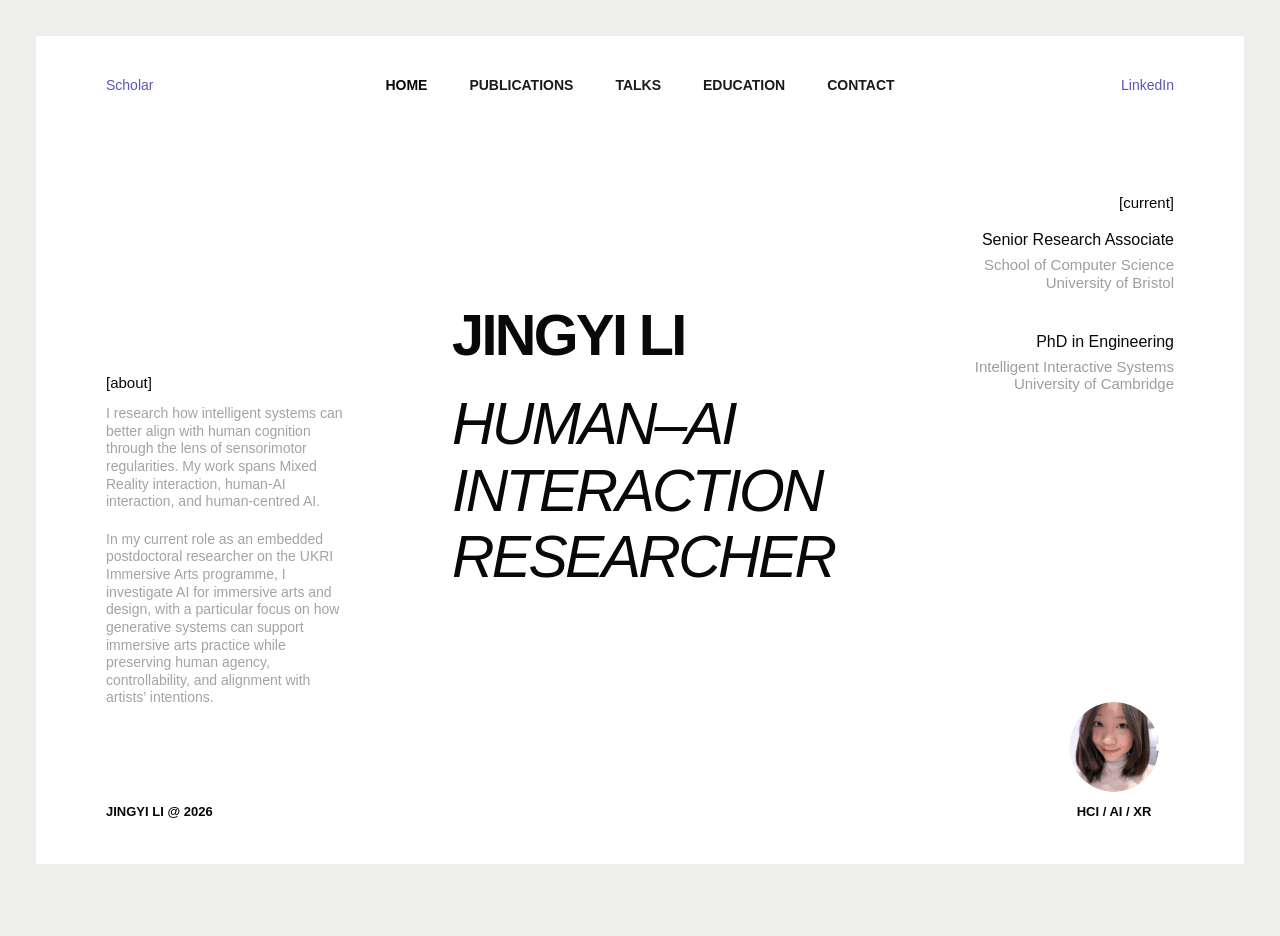
<file: index.html>
<!DOCTYPE html>
<html lang="en">

<head>
    <meta charset="UTF-8">

    <meta
        name="viewport"
        content="width=device-width, initial-scale=1.0"
    >

    <title>Jingyi Li | AI for immersive arts and design </title>

    <meta
        name="description"
        content="Jingyi Li is a Human–AI Interaction Researcher and Senior Research Associate in the School of Computer Science at the University of Bristol, with a PhD in Engineering from the University of Cambridge."
    >

    <link rel="canonical" href="https://jing-yi-li.github.io/">

    <link rel="stylesheet" href="style.css?v=20260917-6">

    <script type="application/ld+json">
    {
      "@context": "https://schema.org",
      "@type": "ProfilePage",
      "mainEntity": {
        "@type": "Person",
        "name": "Jingyi Li",
        "url": "https://jing-yi-li.github.io/",
        "jobTitle": "Senior Research Associate",
        "affiliation": {
          "@type": "CollegeOrUniversity",
          "name": "University of Bristol"
        },
        "alumniOf": {
          "@type": "CollegeOrUniversity",
          "name": "University of Cambridge"
        },
        "sameAs": [
          "https://scholar.google.com/citations?user=fTp2P1oAAAAJ&hl=en",
          "https://uk.linkedin.com/in/jingyi-li-immersive"
        ]
      }
    }
    </script>
</head>


<body>

<div class="site">

    <header class="topbar">

        <a
            class="external-link scholar"
            href="https://scholar.google.com/citations?user=fTp2P1oAAAAJ&hl=en"
            target="_blank"
            rel="noopener noreferrer"
        >
            Scholar
        </a>


        <nav class="main-nav">
            <a class="active" href="index.html">
                HOME
            </a>

            <a href="publications.html">
                PUBLICATIONS
            </a>

            <a href="talks.html">
                TALKS
            </a>
            
            <a href="education.html">
                EDUCATION
            </a>

            <a href="contact.html">
                CONTACT
            </a>
        </nav>


        <a
            class="external-link linkedin"
            href="https://uk.linkedin.com/in/jingyi-li-immersive"
            target="_blank"
            rel="noopener noreferrer"
        >
            LinkedIn
        </a>

    </header>


    <main class="home">

        <section class="about">

            <div class="small-heading">
                [about]
            </div>

            <div class="about-copy">

                <p>
                    I research how intelligent systems can
                    better align with human cognition through
                    the lens of sensorimotor regularities. My work spans Mixed Reality interaction, human-AI interaction, and
                    human-centred AI.
                </p>

                <p>
                    In my current role as an embedded postdoctoral researcher on the UKRI Immersive Arts programme, 
                    I investigate AI for immersive arts and design, with a particular focus on how generative systems 
                    can support immersive arts practice while preserving human agency, controllability, 
                    and alignment with artists’ intentions.
                </p>

            </div>

        </section>


        <section class="identity">

            <h1>
                JINGYI LI
            </h1>

            <div class="role">
                <span>HUMAN–AI</span>
                <span>INTERACTION</span>
                <span>RESEARCHER</span>
            </div>

        </section>


        <section class="credentials">

            <div class="small-heading">
                [current]
            </div>


            <div class="credential-group">

                <p class="credential-title">
                    Senior Research Associate
                </p>

                <p class="credential-detail">
                    School of Computer Science<br>
                    University of Bristol
                </p>

            </div>


            <div class="credential-group education">

                <p class="credential-title">
                    PhD in Engineering
                </p>

                <p class="credential-detail">
                    Intelligent Interactive Systems<br>
                    University of Cambridge
                </p>

            </div>

        </section>

    </main>


    <footer class="footer">
    
        <div class="footer-left">
            JINGYI LI @ 2026
        </div>
    
        <div class="footer-right">
    
            <img
                src="profile.jpg"
                alt="Jingyi Li"
                class="profile-photo"
            >
    
            <div>
                HCI / AI / XR
            </div>
    
        </div>
    
    </footer>

</div>

</body>

</html>
</file>
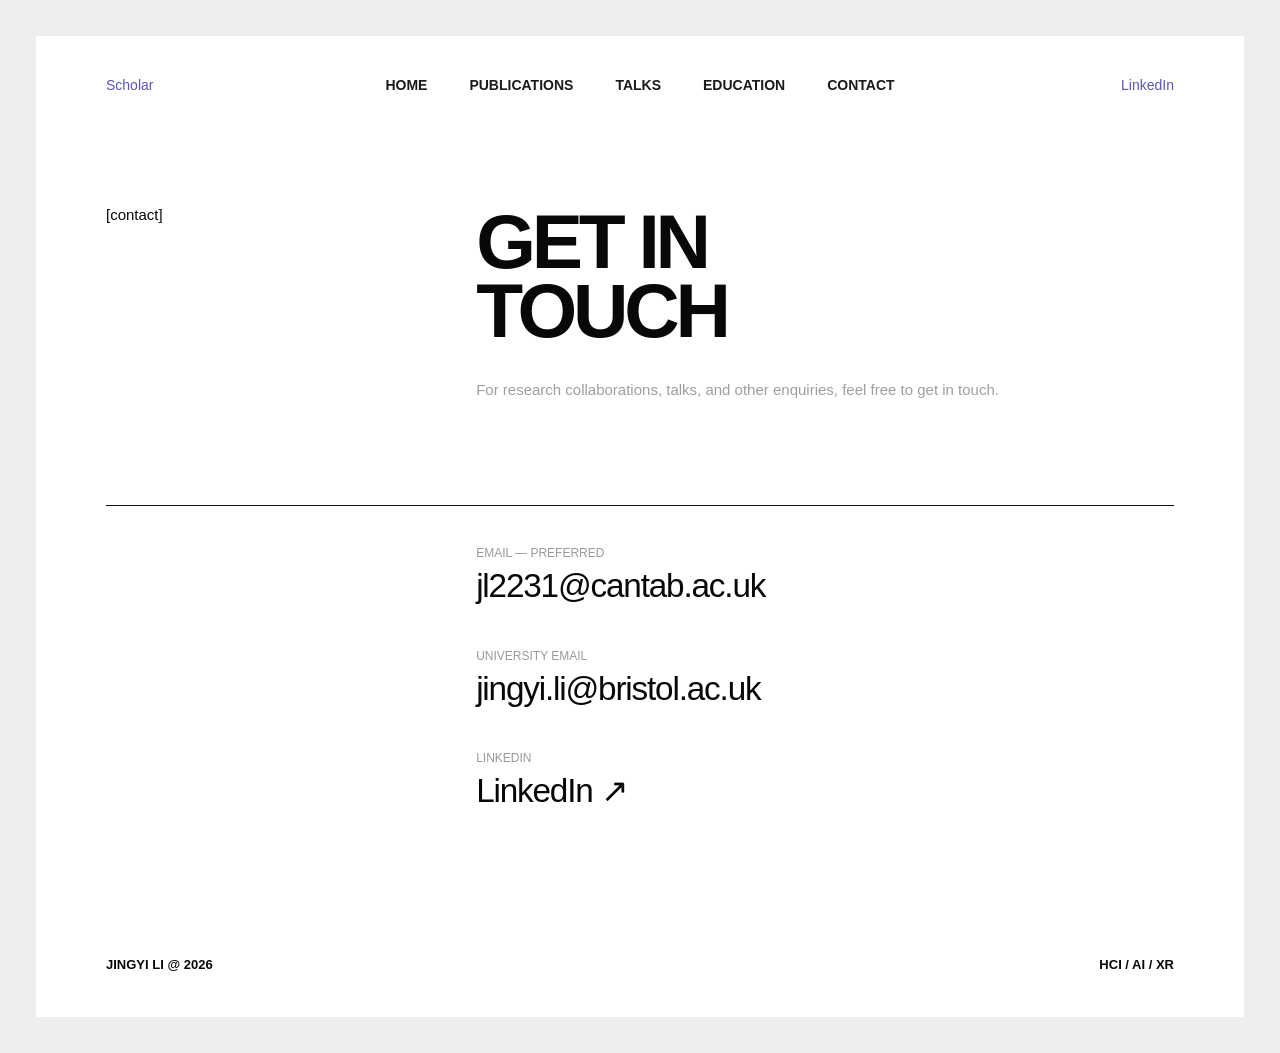
<file: contact.html>
<!DOCTYPE html>
<html lang="en">

<head>
    <meta charset="UTF-8">

    <meta
        name="viewport"
        content="width=device-width, initial-scale=1.0"
    >

    <title>Contact | Jingyi Li</title>

    <meta
        name="description"
        content="Contact Jingyi Li, Human–AI Interaction Researcher and Senior Research Associate at the University of Bristol."
    >

    <link
        rel="canonical"
        href="https://jing-yi-li.github.io/contact.html"
    >

    <link
        rel="stylesheet"
        href="style.css?v=20260917-6"
    >
</head>


<body>

<div class="site">

    <header class="topbar">

        <a
            class="external-link scholar"
            href="https://scholar.google.com/citations?user=fTp2P1oAAAAJ&hl=en"
            target="_blank"
            rel="noopener noreferrer"
        >
            Scholar
        </a>


        <nav class="main-nav">
        
            <a href="index.html">
                HOME
            </a>
        
            <a href="publications.html">
                PUBLICATIONS
            </a>
        
            <a href="talks.html">
                TALKS
            </a>
        
            <a href="education.html">
                EDUCATION
            </a>
        
            <a href="contact.html">
                CONTACT
            </a>
        
        </nav>


        <a
            class="external-link linkedin"
            href="https://uk.linkedin.com/in/jingyi-li-immersive"
            target="_blank"
            rel="noopener noreferrer"
        >
            LinkedIn
        </a>

    </header>


    <main class="subpage">

        <section class="page-intro">

            <div class="page-label">
                [contact]
            </div>

            <div>
                <h1 class="page-heading">
                    Get in<br>
                    Touch
                </h1>
            </div>

            <p class="page-intro-text">
                For research collaborations, talks, and other enquiries,
                feel free to get in touch.
            </p>

        </section>


        <section class="contact-layout">

            <div></div>

            <div class="contact-details">

                <div class="contact-item">
                
                    <div class="contact-label">
                        Email — preferred
                    </div>
                
                    <p class="contact-value">
                        <a href="mailto:jl2231@cantab.ac.uk">
                            jl2231@cantab.ac.uk
                        </a>
                    </p>
                
                </div>
                
                
                <div class="contact-item">
                
                    <div class="contact-label">
                        University email
                    </div>
                
                    <p class="contact-value">
                        <a href="mailto:jingyi.li@bristol.ac.uk">
                            jingyi.li@bristol.ac.uk
                        </a>
                    </p>
                
                </div>


                <div class="contact-item">

                    <div class="contact-label">
                        LinkedIn
                    </div>

                    <p class="contact-value">

                        <a
                            href="https://uk.linkedin.com/in/jingyi-li-immersive"
                            target="_blank"
                            rel="noopener noreferrer"
                        >
                            LinkedIn ↗
                        </a>

                    </p>

                </div>


                




            </div>

        </section>

    </main>


    <footer class="footer">

        <div class="footer-left">
            JINGYI LI @ 2026
        </div>

        <div>
            HCI / AI / XR
        </div>

    </footer>

</div>

</body>

</html>
</file>
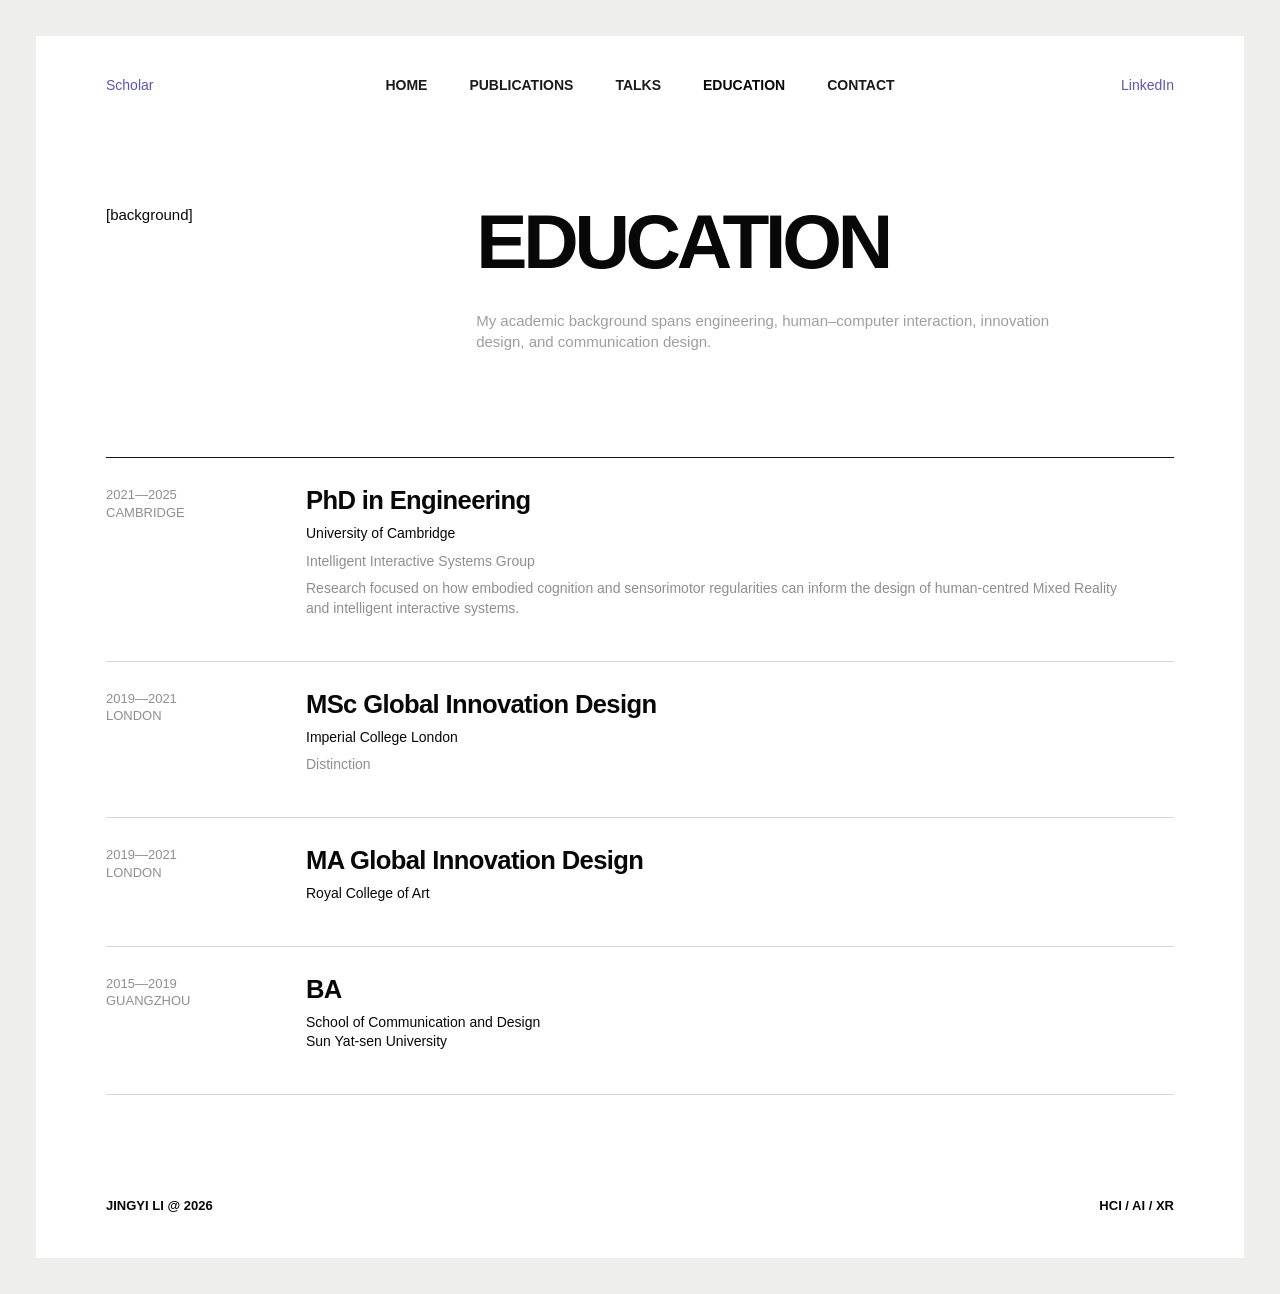
<file: education.html>
<!DOCTYPE html>
<html lang="en">

<head>
    <meta charset="UTF-8">

    <meta
        name="viewport"
        content="width=device-width, initial-scale=1.0"
    >

    <title>Education | Jingyi Li</title>

    <meta
        name="description"
        content="Education and academic background of Jingyi Li, including the University of Cambridge, Imperial College London, Royal College of Art, and Sun Yat-sen University."
    >

    <link
        rel="canonical"
        href="https://jing-yi-li.github.io/education.html"
    >

    <link
        rel="stylesheet"
        href="style.css?v=20260917-6"
    >
</head>


<body>

<div class="site">

    <!-- TOP NAVIGATION -->

    <header class="topbar">

        <a
            class="external-link scholar"
            href="https://scholar.google.com/citations?user=fTp2P1oAAAAJ&hl=en"
            target="_blank"
            rel="noopener noreferrer"
        >
            Scholar
        </a>


        <nav class="main-nav">

            <a href="index.html">
                HOME
            </a>

            <a href="publications.html">
                PUBLICATIONS
            </a>

            <a href="talks.html">
                TALKS
            </a>

            <a
                class="active"
                href="education.html"
            >
                EDUCATION
            </a>

            <a href="contact.html">
                CONTACT
            </a>

        </nav>


        <a
            class="external-link linkedin"
            href="https://uk.linkedin.com/in/jingyi-li-immersive"
            target="_blank"
            rel="noopener noreferrer"
        >
            LinkedIn
        </a>

    </header>


    <!-- MAIN CONTENT -->

    <main class="subpage">

        <section class="page-intro">

            <div class="page-label">
                [background]
            </div>

            <div>
                <h1 class="page-heading">
                    Education
                </h1>
            </div>

            <p class="page-intro-text">
                My academic background spans engineering,
                human–computer interaction, innovation design,
                and communication design.
            </p>

        </section>


        <section class="editorial-list">


            <!-- CAMBRIDGE -->

            <article class="entry">

                <div class="entry-meta">
                    2021—2025<br>
                    CAMBRIDGE
                </div>

                <div class="entry-content">

                    <h2 class="entry-title">
                        PhD in Engineering
                    </h2>

                    <p class="entry-venue">
                        University of Cambridge
                    </p>

                    <p class="entry-description">
                        Intelligent Interactive Systems Group
                    </p>

                    <p class="entry-description">
                        Research focused on how embodied cognition
                        and sensorimotor regularities can inform the
                        design of human-centred Mixed Reality and
                        intelligent interactive systems.
                    </p>

                </div>

            </article>


            <!-- IMPERIAL -->

            <article class="entry">

                <div class="entry-meta">
                    2019—2021<br>
                    LONDON
                </div>

                <div class="entry-content">

                    <h2 class="entry-title">
                        MSc Global Innovation Design
                    </h2>

                    <p class="entry-venue">
                        Imperial College London
                    </p>

                    <p class="entry-description">
                        Distinction
                    </p>

                </div>

            </article>


            <!-- RCA -->

            <article class="entry">

                <div class="entry-meta">
                    2019—2021<br>
                    LONDON
                </div>

                <div class="entry-content">

                    <h2 class="entry-title">
                        MA Global Innovation Design
                    </h2>

                    <p class="entry-venue">
                        Royal College of Art
                    </p>

                </div>

            </article>


            <!-- SYSU -->

            <article class="entry">

                <div class="entry-meta">
                    2015—2019<br>
                    GUANGZHOU
                </div>

                <div class="entry-content">

                    <h2 class="entry-title">
                        BA
                    </h2>

                    <p class="entry-venue">
                        School of Communication and Design<br>
                        Sun Yat-sen University
                    </p>

                </div>

            </article>


        </section>

    </main>


    <!-- FOOTER -->

    <footer class="footer">

        <div class="footer-left">
            JINGYI LI @ 2026
        </div>

        <div>
            HCI / AI / XR
        </div>

    </footer>

</div>

</body>

</html>
</file>
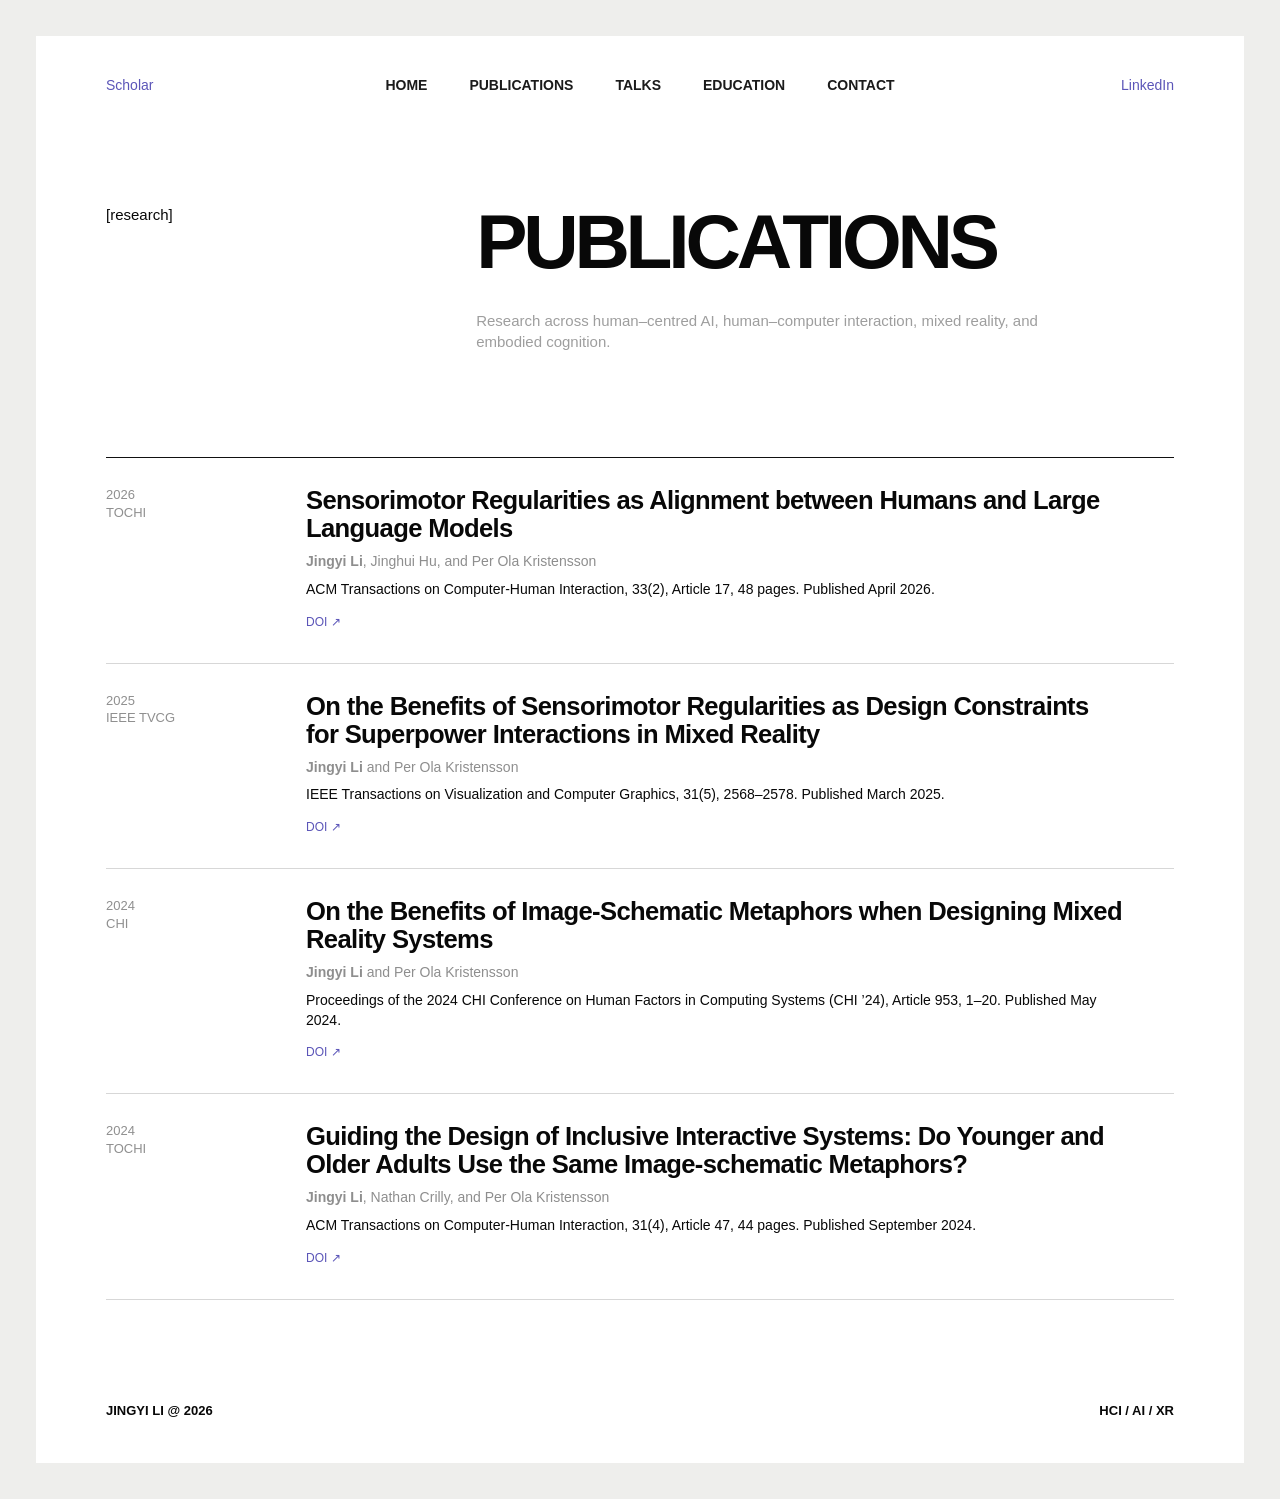
<file: publications.html>
<!DOCTYPE html>
<html lang="en">

<head>
    <meta charset="UTF-8">

    <meta
        name="viewport"
        content="width=device-width, initial-scale=1.0"
    >

    <title>Publications | Jingyi Li</title>

    <meta
        name="description"
        content="Publications by Jingyi Li on human–AI interaction, human–computer interaction, mixed reality, sensorimotor regularities, and intelligent interactive systems."
    >

    <link
        rel="canonical"
        href="https://jing-yi-li.github.io/publications.html"
    >

    <link
        rel="stylesheet"
        href="style.css?v=20260917-6"
    >
</head>


<body>

<div class="site">

    <!-- TOP NAVIGATION -->

    <header class="topbar">

        <a
            class="external-link scholar"
            href="https://scholar.google.com/citations?user=fTp2P1oAAAAJ&hl=en"
            target="_blank"
            rel="noopener noreferrer"
        >
            Scholar
        </a>


        <nav class="main-nav">
        
            <a href="index.html">
                HOME
            </a>
        
            <a href="publications.html">
                PUBLICATIONS
            </a>
        
            <a href="talks.html">
                TALKS
            </a>
        
            <a href="education.html">
                EDUCATION
            </a>
        
            <a href="contact.html">
                CONTACT
            </a>
        
        </nav>


        <a
            class="external-link linkedin"
            href="https://uk.linkedin.com/in/jingyi-li-immersive"
            target="_blank"
            rel="noopener noreferrer"
        >
            LinkedIn
        </a>

    </header>


    <!-- MAIN CONTENT -->

    <main class="subpage">

        <!-- PAGE INTRO -->

        <section class="page-intro">

            <div class="page-label">
                [research]
            </div>

            <div>
                <h1 class="page-heading">
                    Publications
                </h1>
            </div>

            <p class="page-intro-text">
                Research across human–centred AI,
                human–computer interaction, mixed reality,
                and embodied cognition.
            </p>

        </section>


        <!-- PUBLICATION LIST -->

        <section class="editorial-list">


            <!-- 2026 -->

            <article class="entry">

                <div class="entry-meta">
                    2026<br>
                    TOCHI<br>
                </div>

                <div class="entry-content">

                    <h2 class="entry-title">
                        Sensorimotor Regularities as Alignment between Humans
                        and Large Language Models
                    </h2>

                    <p class="entry-authors">
                        <strong>Jingyi Li</strong>,
                        Jinghui Hu,
                        and Per Ola Kristensson
                    </p>

                    <p class="entry-venue">
                        ACM Transactions on Computer-Human Interaction,
                        33(2), Article 17, 48 pages.
                        Published April 2026.
                    </p>

                    <div class="entry-links">

                        <a
                            href="https://doi.org/10.1145/3778353"
                            target="_blank"
                            rel="noopener noreferrer"
                        >
                            DOI ↗
                        </a>

                    </div>

                </div>

            </article>



            <!-- 2025 -->

            <article class="entry">

                <div class="entry-meta">
                    2025<br>
                    IEEE TVCG<br>
                </div>

                <div class="entry-content">

                    <h2 class="entry-title">
                        On the Benefits of Sensorimotor Regularities as
                        Design Constraints for Superpower Interactions
                        in Mixed Reality
                    </h2>

                    <p class="entry-authors">
                        <strong>Jingyi Li</strong>
                        and Per Ola Kristensson
                    </p>

                    <p class="entry-venue">
                        IEEE Transactions on Visualization and Computer Graphics,
                        31(5), 2568–2578.
                        Published March 2025.
                    </p>

                    <div class="entry-links">

                        <a
                            href="https://doi.org/10.1109/TVCG.2025.3549876"
                            target="_blank"
                            rel="noopener noreferrer"
                        >
                            DOI ↗
                        </a>

                    </div>

                </div>

            </article>



            <!-- 2024 CHI -->

            <article class="entry">

                <div class="entry-meta">
                    2024<br>
                    CHI<br>
                </div>

                <div class="entry-content">

                    <h2 class="entry-title">
                        On the Benefits of Image-Schematic Metaphors
                        when Designing Mixed Reality Systems
                    </h2>

                    <p class="entry-authors">
                        <strong>Jingyi Li</strong>
                        and Per Ola Kristensson
                    </p>

                    <p class="entry-venue">
                        Proceedings of the 2024 CHI Conference on
                        Human Factors in Computing Systems (CHI ’24),
                        Article 953, 1–20.
                        Published May 2024.
                    </p>

                    <div class="entry-links">

                        <a
                            href="https://doi.org/10.1145/3613904.3642925"
                            target="_blank"
                            rel="noopener noreferrer"
                        >
                            DOI ↗
                        </a>

                    </div>

                </div>

            </article>



            <!-- 2024 TOCHI -->

            <article class="entry">

                <div class="entry-meta">
                    2024<br>
                    TOCHI<br>
                </div>

                <div class="entry-content">

                    <h2 class="entry-title">
                        Guiding the Design of Inclusive Interactive Systems:
                        Do Younger and Older Adults Use the Same
                        Image-schematic Metaphors?
                    </h2>

                    <p class="entry-authors">
                        <strong>Jingyi Li</strong>,
                        Nathan Crilly,
                        and Per Ola Kristensson
                    </p>

                    <p class="entry-venue">
                        ACM Transactions on Computer-Human Interaction,
                        31(4), Article 47, 44 pages.
                        Published September 2024.
                    </p>

                    <div class="entry-links">

                        <a
                            href="https://doi.org/10.1145/3648618"
                            target="_blank"
                            rel="noopener noreferrer"
                        >
                            DOI ↗
                        </a>

                    </div>

                </div>

            </article>


        </section>

    </main>


    <!-- FOOTER -->

    <footer class="footer">

        <div class="footer-left">
            JINGYI LI @ 2026
        </div>

        <div>
            HCI / AI / XR
        </div>

    </footer>

</div>

</body>

</html>
</file>
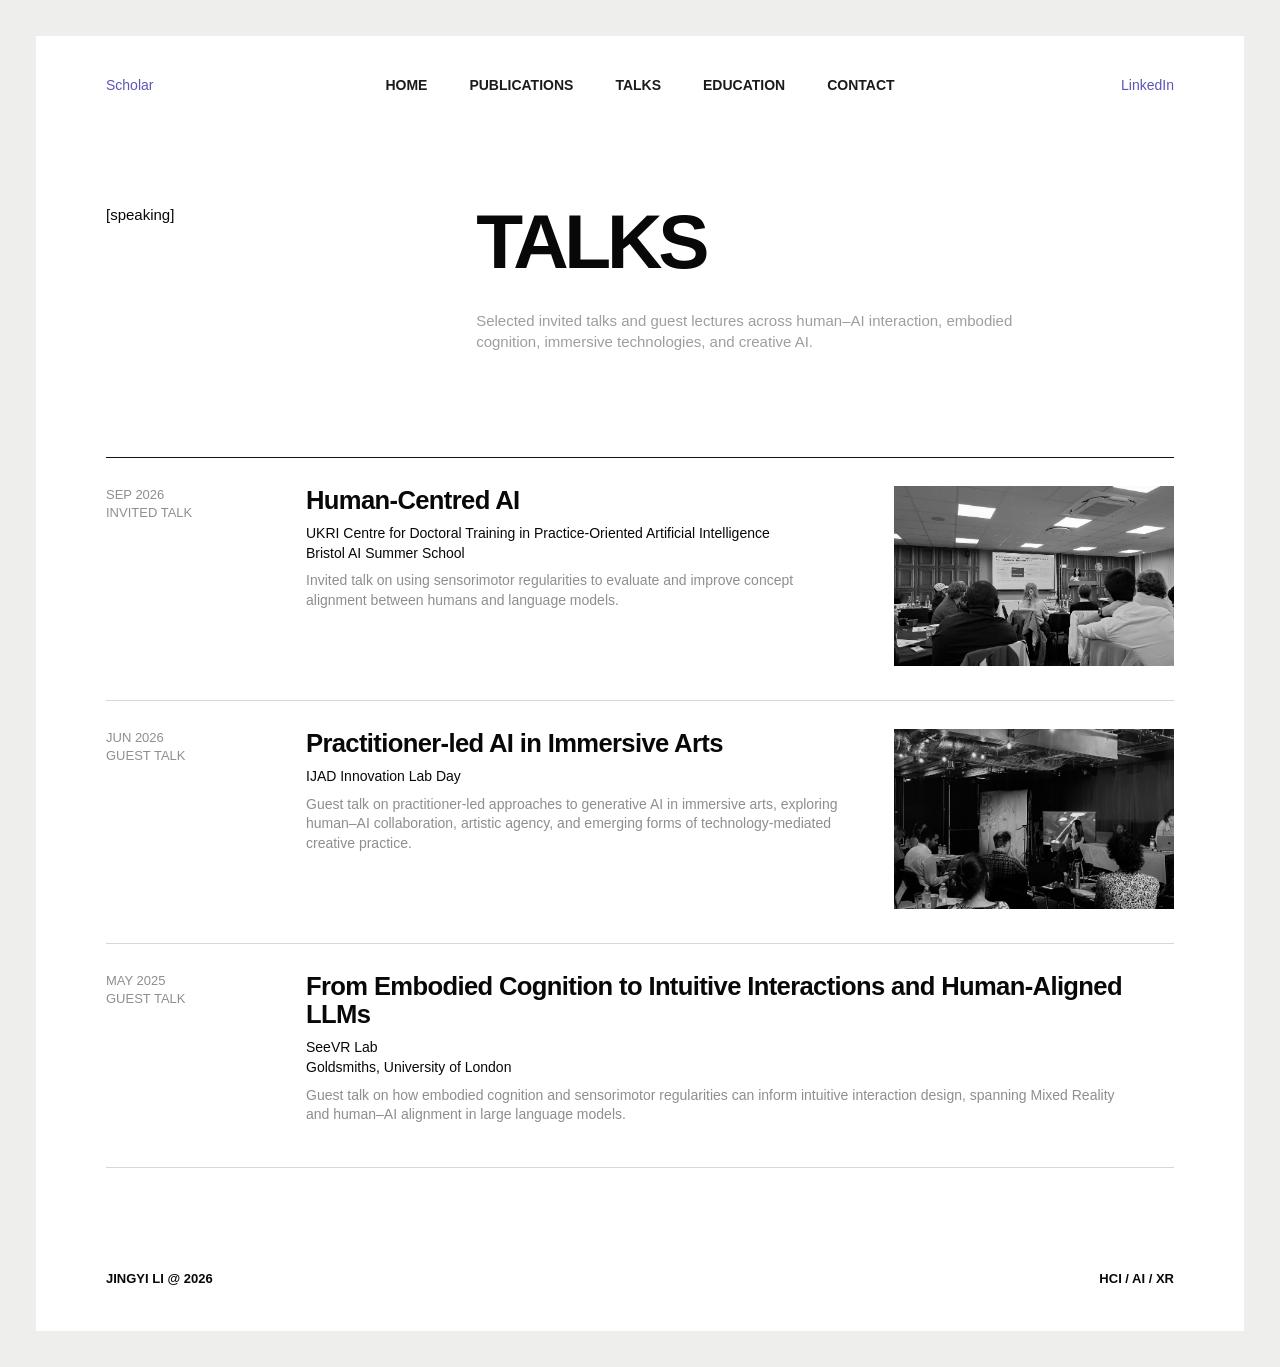
<file: talks.html>
<!DOCTYPE html>
<html lang="en">

<head>
    <meta charset="UTF-8">

    <meta
        name="viewport"
        content="width=device-width, initial-scale=1.0"
    >

    <title>Talks | Jingyi Li</title>

    <meta
        name="description"
        content="Selected talks and presentations by Jingyi Li on human–AI interaction, embodied cognition, immersive technologies, and human-centred AI."
    >

    <link
        rel="canonical"
        href="https://jing-yi-li.github.io/talks.html"
    >

    <link
        rel="stylesheet"
        href="style.css?v=20260917-6"
    >
</head>


<body>

<div class="site">

    <!-- TOP NAVIGATION -->

    <header class="topbar">

        <a
            class="external-link scholar"
            href="https://scholar.google.com/citations?user=fTp2P1oAAAAJ&hl=en"
            target="_blank"
            rel="noopener noreferrer"
        >
            Scholar
        </a>


        <nav class="main-nav">
        
            <a href="index.html">
                HOME
            </a>
        
            <a href="publications.html">
                PUBLICATIONS
            </a>
        
            <a href="talks.html">
                TALKS
            </a>
        
            <a href="education.html">
                EDUCATION
            </a>
        
            <a href="contact.html">
                CONTACT
            </a>
        
        </nav>


        <a
            class="external-link linkedin"
            href="https://uk.linkedin.com/in/jingyi-li-immersive"
            target="_blank"
            rel="noopener noreferrer"
        >
            LinkedIn
        </a>

    </header>


    <!-- MAIN CONTENT -->

    <main class="subpage">

        <!-- INTRO -->

        <section class="page-intro">

            <div class="page-label">
                [speaking]
            </div>

            <div>
                <h1 class="page-heading">
                    Talks
                </h1>
            </div>

            <p class="page-intro-text">
                Selected invited talks and guest lectures
                across human–AI interaction, embodied cognition,
                immersive technologies, and creative AI.
            </p>

        </section>


        <!-- TALK LIST -->

        <section class="editorial-list">


            <!-- BAIS -->

            <article class="entry talk-entry talk-entry-image">

                <div class="entry-meta">
                    SEP 2026<br>
                    INVITED TALK
                </div>

                <div class="entry-content">

                    <h2 class="entry-title">
                        Human-Centred AI
                    </h2>

                    <p class="entry-venue">
                        UKRI Centre for Doctoral Training in
                        Practice-Oriented Artificial Intelligence<br>
                        <span class="venue-secondary">Bristol AI Summer School</span>
                    </p>

                    <p class="entry-description">
                        Invited talk on using sensorimotor
                        regularities to evaluate and improve
                        concept alignment between humans
                        and language models.
                    </p>

                </div>

                <div class="talk-image-wrap">
                    <img
                        src="bais.jpg"
                        alt="Jingyi Li presenting at BAIS 2026"
                        class="talk-image"
                    >
                </div>

            </article>





            <!-- IJAD -->

            <article class="entry talk-entry talk-entry-image">

                <div class="entry-meta">
                    JUN 2026<br>
                    GUEST TALK
                </div>

                <div class="entry-content">

                    <h2 class="entry-title">
                        Practitioner-led AI in Immersive Arts
                    </h2>

                    <p class="entry-venue">
                        IJAD Innovation Lab Day
                    </p>

                    <p class="entry-description">
                        Guest talk on practitioner-led
                        approaches to generative AI in immersive
                        arts, exploring human–AI collaboration,
                        artistic agency, and emerging forms of
                        technology-mediated creative practice.
                    </p>

                </div>

                <div class="talk-image-wrap">
                    <img
                        src="ijad.jpg"
                        alt="Jingyi Li speaking at IJAD Innovation Lab Day"
                        class="talk-image"
                    >
                </div>

            </article>



            <!-- SEEVR -->

            <article class="entry talk-entry">

                <div class="entry-meta">
                    MAY 2025<br>
                    GUEST TALK
                </div>

                <div class="entry-content">

                    <h2 class="entry-title">
                        From Embodied Cognition to Intuitive
                        Interactions and Human-Aligned LLMs
                    </h2>

                    <p class="entry-venue">
                        SeeVR Lab<br>
                        Goldsmiths, University of London
                    </p>

                    <p class="entry-description">
                        Guest talk on how embodied cognition
                        and sensorimotor regularities can inform
                        intuitive interaction design, spanning
                        Mixed Reality and human–AI alignment
                        in large language models.
                    </p>

                </div>

            </article>


        </section>

    </main>


    <!-- FOOTER -->

    <footer class="footer">

        <div class="footer-left">
            JINGYI LI @ 2026
        </div>

        <div>
            HCI / AI / XR
        </div>

    </footer>

</div>

</body>

</html>
</file>
<file: style.css>
/* ==========================================
   RESET
========================================== */

* {
    box-sizing: border-box;
}

html,
body {
    margin: 0;
    padding: 0;
}

html {
    scroll-behavior: smooth;
}

body {
    min-height: 100vh;

    background: #eeeeec;
    color: #080808;

    font-family:
        Arial,
        Helvetica,
        sans-serif;

    -webkit-font-smoothing: antialiased;
    text-rendering: optimizeLegibility;
}

a {
    color: inherit;
    text-decoration: none;
}


/* ==========================================
   OUTER PAGE
========================================== */

.site {
    width: calc(100% - 72px);
    max-width: 1450px;

    min-height: calc(100vh - 72px);

    margin: 36px auto;

    padding:
        32px
        70px
        46px;

    background: #ffffff;

    display: grid;

    grid-template-rows:
        auto
        1fr
        auto;
}


/* ==========================================
   TOP NAVIGATION
========================================== */

.topbar {
    display: grid;

    grid-template-columns:
        1fr
        auto
        1fr;

    align-items: center;

    min-height: 34px;

    font-size: 14px;
    line-height: 1;

    font-weight: 600;
}

.scholar {
    justify-self: start;
}

.linkedin {
    justify-self: end;
}

.external-link {
    color: #5b55b8;

    font-weight: 400;

    transition: opacity 0.2s ease;
}

.external-link:hover {
    opacity: 0.55;
}

.main-nav {
    display: flex;

    align-items: center;

    gap: 42px;
}

.main-nav a {
    font-size: 14px;

    font-weight: 700;

    transition: opacity 0.2s ease;
}

.main-nav a:not(.active) {
    opacity: 0.92;
}

.main-nav a:hover {
    opacity: 0.45;
}


/* ==========================================
   HOME — MAIN LAYOUT
========================================== */

.home {
    position: relative;

    display: grid;

    grid-template-columns:
        minmax(220px, 1fr)
        minmax(470px, 1.75fr)
        minmax(240px, 1fr);

    column-gap: 60px;

    align-items: center;
}


/* ==========================================
   SMALL LABELS
========================================== */

.small-heading {
    margin-bottom: 15px;

    font-size: 15px;
    line-height: 1;

    font-weight: 400;

    text-transform: lowercase;
}


/* ==========================================
   HOME — LEFT / ABOUT
========================================== */

.about {
    align-self: end;

    padding-bottom: 74px;

    max-width: 260px;
}

.about-copy {
    color: #a3a3a3;

    font-size: 14px;
    line-height: 1.26;

    font-weight: 300;
}

.about-copy p {
    margin: 0 0 20px;
}

.about-copy p:last-child {
    margin-bottom: 0;
}


/* ==========================================
   HOME — CENTRE / IDENTITY
========================================== */

.identity {
    align-self: center;

    transform: translate(48px, 8px);
}

.identity h1 {
    margin:
        0
        0
        28px;

    font-size:
        clamp(
            48px,
            4.5vw,
            68px
        );

    line-height: 0.95;

    letter-spacing: -0.045em;

    font-weight: 700;

    white-space: nowrap;
}

.role {
    display: flex;
    flex-direction: column;

    font-size:
        clamp(
            47px,
            4.6vw,
            70px
        );

    line-height: 1.13;

    letter-spacing: -0.045em;

    font-weight: 300;
    font-style: italic;
}

.role span {
    display: block;

    white-space: nowrap;
}


/* ==========================================
   HOME — RIGHT / CREDENTIALS
========================================== */

.credentials {
    align-self: start;

    margin-top: 93px;

    text-align: right;
}

.credentials .small-heading {
    margin-bottom: 20px;
}

.credential-group {
    margin-bottom: 40px;
}

.credential-group:last-child {
    margin-bottom: 0;
}

.credential-title {
    margin:
        0
        0
        7px;

    font-size: 16px;
    line-height: 1.2;

    font-weight: 400;
}

.credential-detail {
    margin: 0;

    color: #9e9e9e;

    font-size: 15px;
    line-height: 1.18;

    font-weight: 300;
}


/* ==========================================
   FOOTER
========================================== */

.footer {
    display: flex;

    justify-content: space-between;
    align-items: flex-end;

    padding-top: 24px;

    font-size: 13px;
    line-height: 1;

    font-weight: 700;
}


/* HOME PROFILE PHOTO — DESKTOP */

.footer-right {
    position: relative;

    min-width: 120px;

    text-align: center;
}

.profile-photo {
    position: absolute;

    width: 90px;
    height: 90px;

    left: 50%;
    bottom: 26px;

    transform: translateX(-50%);

    border-radius: 50%;

    object-fit: cover;
    object-position: center;

    display: block;
}


/* ==========================================
   LARGE DESKTOP TUNING
========================================== */

@media (min-width: 1500px) {

    .site {
        min-height: 810px;
    }

}


/* ==========================================
   TABLET / SMALL LAPTOP
========================================== */

@media (max-width: 1100px) {

    .site {
        padding:
            28px
            42px
            38px;
    }

    .home {
        grid-template-columns:
            0.85fr
            1.7fr
            0.9fr;

        column-gap: 36px;
    }

    .main-nav {
        gap: 30px;
    }

    .about {
        max-width: 220px;
    }

    .about-copy {
        font-size: 12px;
    }

    .credential-detail {
        font-size: 13px;
    }

}


/* ==========================================
   MOBILE — HOME
========================================== */

@media (max-width: 760px) {

    body {
        background: #ffffff;
    }

    .site {
        width: 100%;

        min-height: 100svh;

        margin: 0;

        padding:
            24px
            22px
            28px;
    }


    /* NAV */

    .topbar {
        grid-template-columns:
            1fr
            auto;

        row-gap: 28px;
    }

    .scholar {
        grid-column: 1;
        grid-row: 1;
    }

    .linkedin {
        grid-column: 2;
        grid-row: 1;
    }

    .main-nav {
        grid-column:
            1 / -1;

        grid-row: 2;

        justify-self: start;

        gap: 18px;
    }


    /* MAIN */

    .home {
        display: flex;

        flex-direction: column;

        align-items: stretch;

        padding:
            90px
            0
            55px;
    }


    /* CENTRAL IDENTITY FIRST */

    .identity {
        order: 1;

        transform: none;
    }

    .identity h1 {
        margin-bottom: 26px;

        font-size: 15vw;
    }

    .role {
        font-size: 11.5vw;

        line-height: 1.08;
    }

    .role span {
        white-space: normal;
    }


    /* CREDENTIALS */

    .credentials {
        order: 2;

        margin-top: 90px;

        text-align: left;
    }

    .credential-group {
        margin-bottom: 32px;
    }


    /* ABOUT */

    .about {
        order: 3;

        align-self: auto;

        max-width: 390px;

        padding:
            55px
            0
            0;
    }

    .about-copy {
        font-size: 14px;
    }


    /* FOOTER */

    .footer {
        padding-top: 60px;

        align-items: flex-end;
    }


    /*
       IMPORTANT:
       On desktop the photo is absolute.
       On mobile it returns to normal document flow,
       so it cannot overlap the About text.
    */

    .footer-right {
        position: static;

        min-width: auto;

        display: flex;
        flex-direction: column;

        align-items: center;

        gap: 10px;

        text-align: center;
    }

    .profile-photo {
        position: static;

        width: 88px;
        height: 88px;

        left: auto;
        bottom: auto;

        transform: none;

        margin-bottom: 4px;

        border-radius: 50%;

        object-fit: cover;
        object-position: center;

        display: block;
    }

}


/* ==========================================
   VERY SMALL MOBILE
========================================== */

@media (max-width: 430px) {

    .main-nav {
        gap: 13px;
    }

    .main-nav a,
    .topbar {
        font-size: 10px;
    }

    .footer {
        font-size: 10px;
    }

    .profile-photo {
        width: 80px;
        height: 80px;
    }

}


/* ==========================================
   INNER PAGES
========================================== */

.subpage {
    display: flex;
    flex-direction: column;

    padding:
        105px
        0
        80px;
}


/* ==========================================
   INNER PAGES — INTRO
========================================== */

.page-intro {
    display: grid;

    grid-template-columns:
        1fr
        2.25fr;

    column-gap: 60px;

    margin-bottom: 90px;
}

.page-label {
    font-size: 15px;
    line-height: 1;

    font-weight: 400;
}

.page-heading {
    margin: 0;

    font-size:
        clamp(
            58px,
            6vw,
            92px
        );

    line-height: 0.9;

    letter-spacing: -0.055em;

    font-weight: 700;

    text-transform: uppercase;
}

.page-intro-text {
    grid-column: 2;

    max-width: 580px;

    margin-top: 34px;

    color: #9e9e9e;

    font-size: 15px;
    line-height: 1.4;
}


/* ==========================================
   EDITORIAL LIST
   Publications + Talks
========================================== */

.editorial-list {
    border-top: 1px solid #111;
}

.entry {
    display: grid;

    grid-template-columns:
        150px
        1fr;

    column-gap: 50px;

    padding:
        28px
        0
        34px;

    border-bottom: 1px solid #d7d7d7;
}

.entry-meta {
    font-size: 13px;
    line-height: 1.35;

    color: #8f8f8f;
}

.entry-content {
    max-width: 820px;
}

.entry-title {
    margin:
        0
        0
        10px;

    font-size:
        clamp(
            21px,
            2vw,
            29px
        );

    line-height: 1.1;

    letter-spacing: -0.025em;

    font-weight: 600;
}

.entry-authors,
.entry-venue,
.entry-description {
    margin:
        0
        0
        8px;

    font-size: 14px;
    line-height: 1.4;
}

.entry-authors,
.entry-description {
    color: #8e8e8e;
}

.entry-links {
    display: flex;

    flex-wrap: wrap;

    gap: 18px;

    margin-top: 15px;
}

.entry-links a {
    color: #5b55b8;

    font-size: 12px;
    font-weight: 500;

    text-transform: uppercase;
}

.entry-links a:hover {
    opacity: 0.55;
}


/* ==========================================
   CONTACT PAGE
========================================== */

.contact-layout {
    display: grid;

    grid-template-columns:
        1fr
        2.25fr;

    column-gap: 60px;

    border-top: 1px solid #111;

    padding-top: 40px;
}

.contact-details {
    grid-column: 2;

    max-width: 760px;
}

.contact-item {
    margin-bottom: 44px;
}

.contact-label {
    margin-bottom: 8px;

    color: #999;

    font-size: 12px;

    text-transform: uppercase;
}

.contact-value {
    margin: 0;

    font-size:
        clamp(
            24px,
            2.6vw,
            40px
        );

    line-height: 1.1;

    letter-spacing: -0.035em;
}

.contact-value a:hover {
    color: #5b55b8;
}


/* ==========================================
   INNER PAGE MOBILE
========================================== */

@media (max-width: 760px) {

    .subpage {
        padding:
            80px
            0
            60px;
    }

    .page-intro {
        grid-template-columns: 1fr;

        gap: 30px;

        margin-bottom: 60px;
    }

    .page-intro-text {
        grid-column: 1;

        margin-top: 0;
    }

    .page-heading {
        font-size: 15vw;
    }

    .entry {
        grid-template-columns: 1fr;

        gap: 14px;
    }

    .entry-meta {
        font-size: 11px;
    }

    .contact-layout {
        grid-template-columns: 1fr;

        gap: 30px;
    }

    .contact-details {
        grid-column: 1;
    }

}


/* ==========================================
   TALK PAGE IMAGES
========================================== */

.talk-entry-image {
    grid-template-columns:
        150px
        minmax(0, 1fr)
        280px;
}

.talk-image-wrap {
    align-self: start;
}

.talk-image {
    width: 100%;
    height: 180px;

    display: block;

    object-fit: cover;
    object-position: center;

    filter: grayscale(100%);

    transition:
        filter 0.25s ease,
        transform 0.25s ease;
}

.talk-entry-image:hover .talk-image {
    filter: grayscale(0%);
}


/* ==========================================
   TALK PAGE — TABLET
========================================== */

@media (max-width: 900px) {

    .talk-entry-image {
        grid-template-columns:
            120px
            1fr;
    }

    .talk-image-wrap {
        grid-column: 2;

        margin-top: 16px;
    }

    .talk-image {
        max-width: 420px;
    }

}


/* ==========================================
   TALK PAGE — MOBILE
========================================== */

@media (max-width: 760px) {

    .talk-entry-image {
        grid-template-columns: 1fr;
    }

    .talk-image-wrap {
        grid-column: 1;

        margin-top: 8px;
    }

    .talk-image {
        width: 100%;
        height: auto;

        max-width: 100%;
    }

}
</file>
